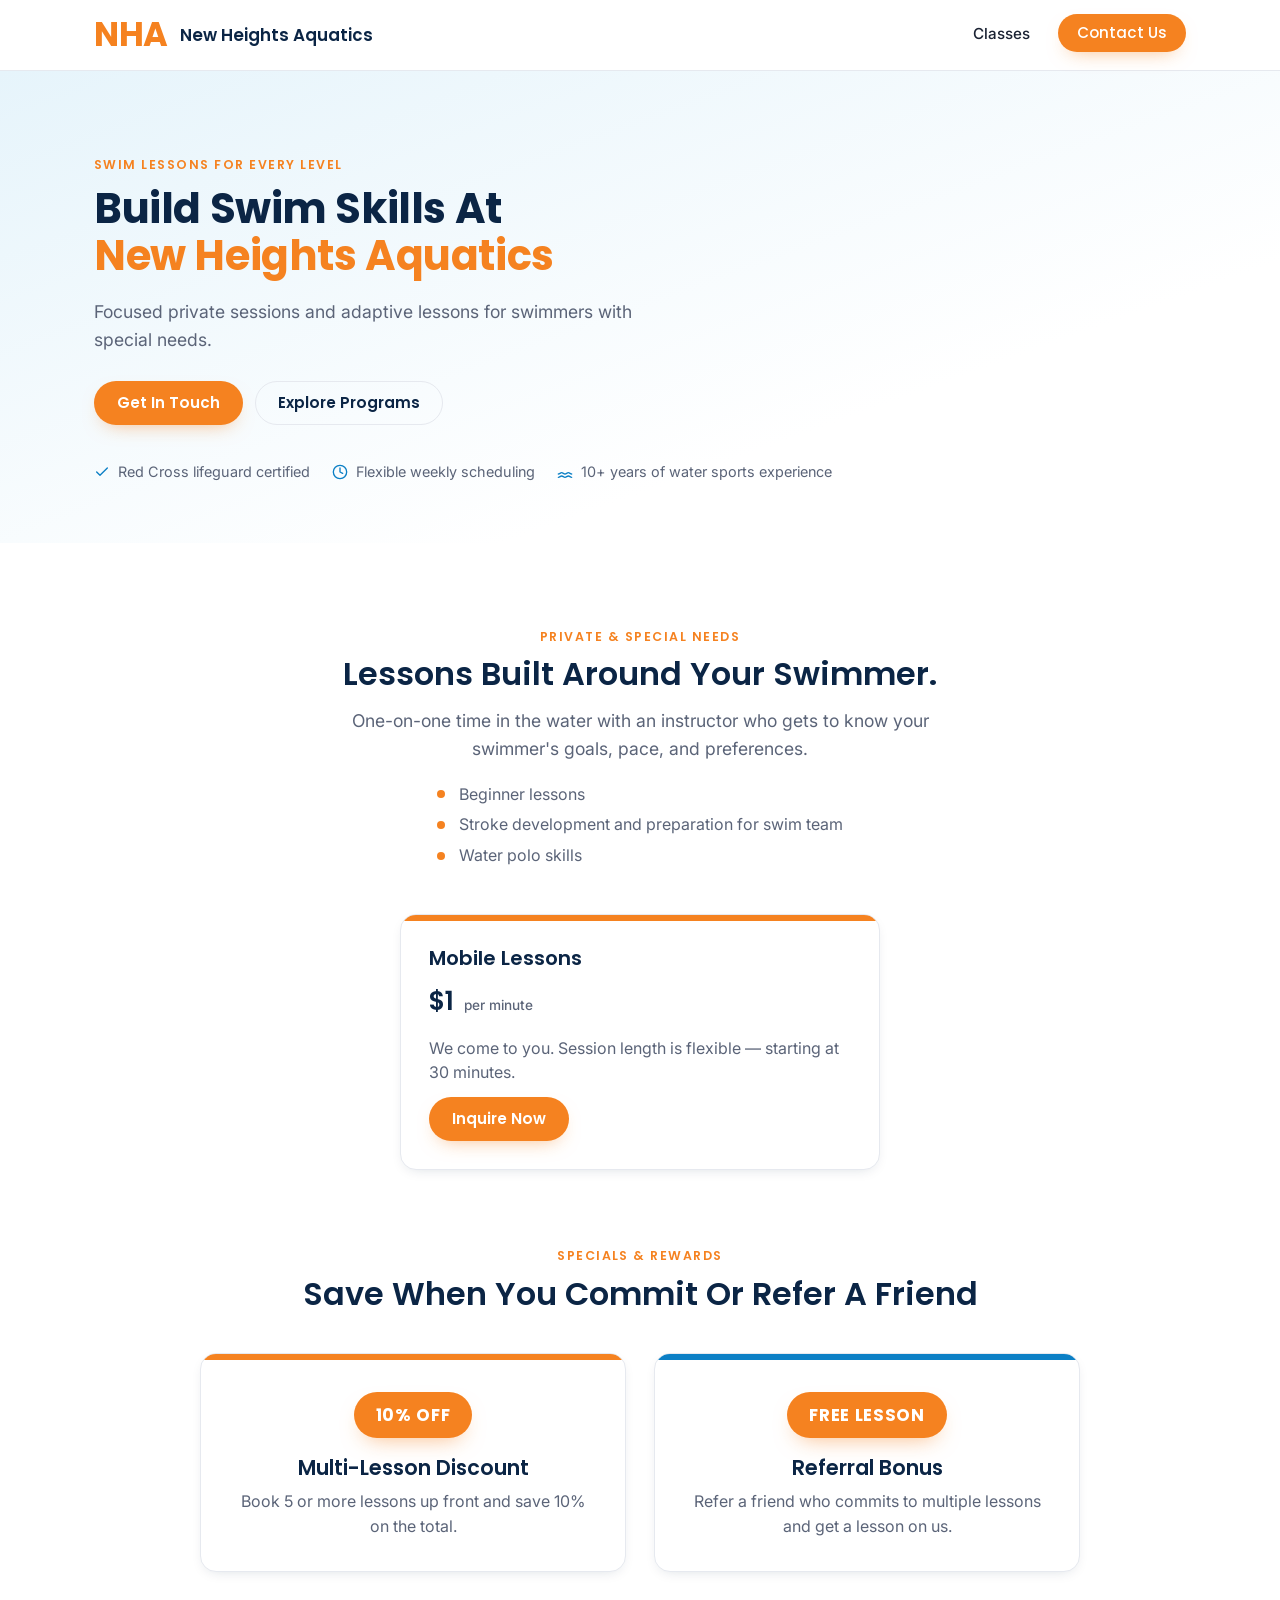
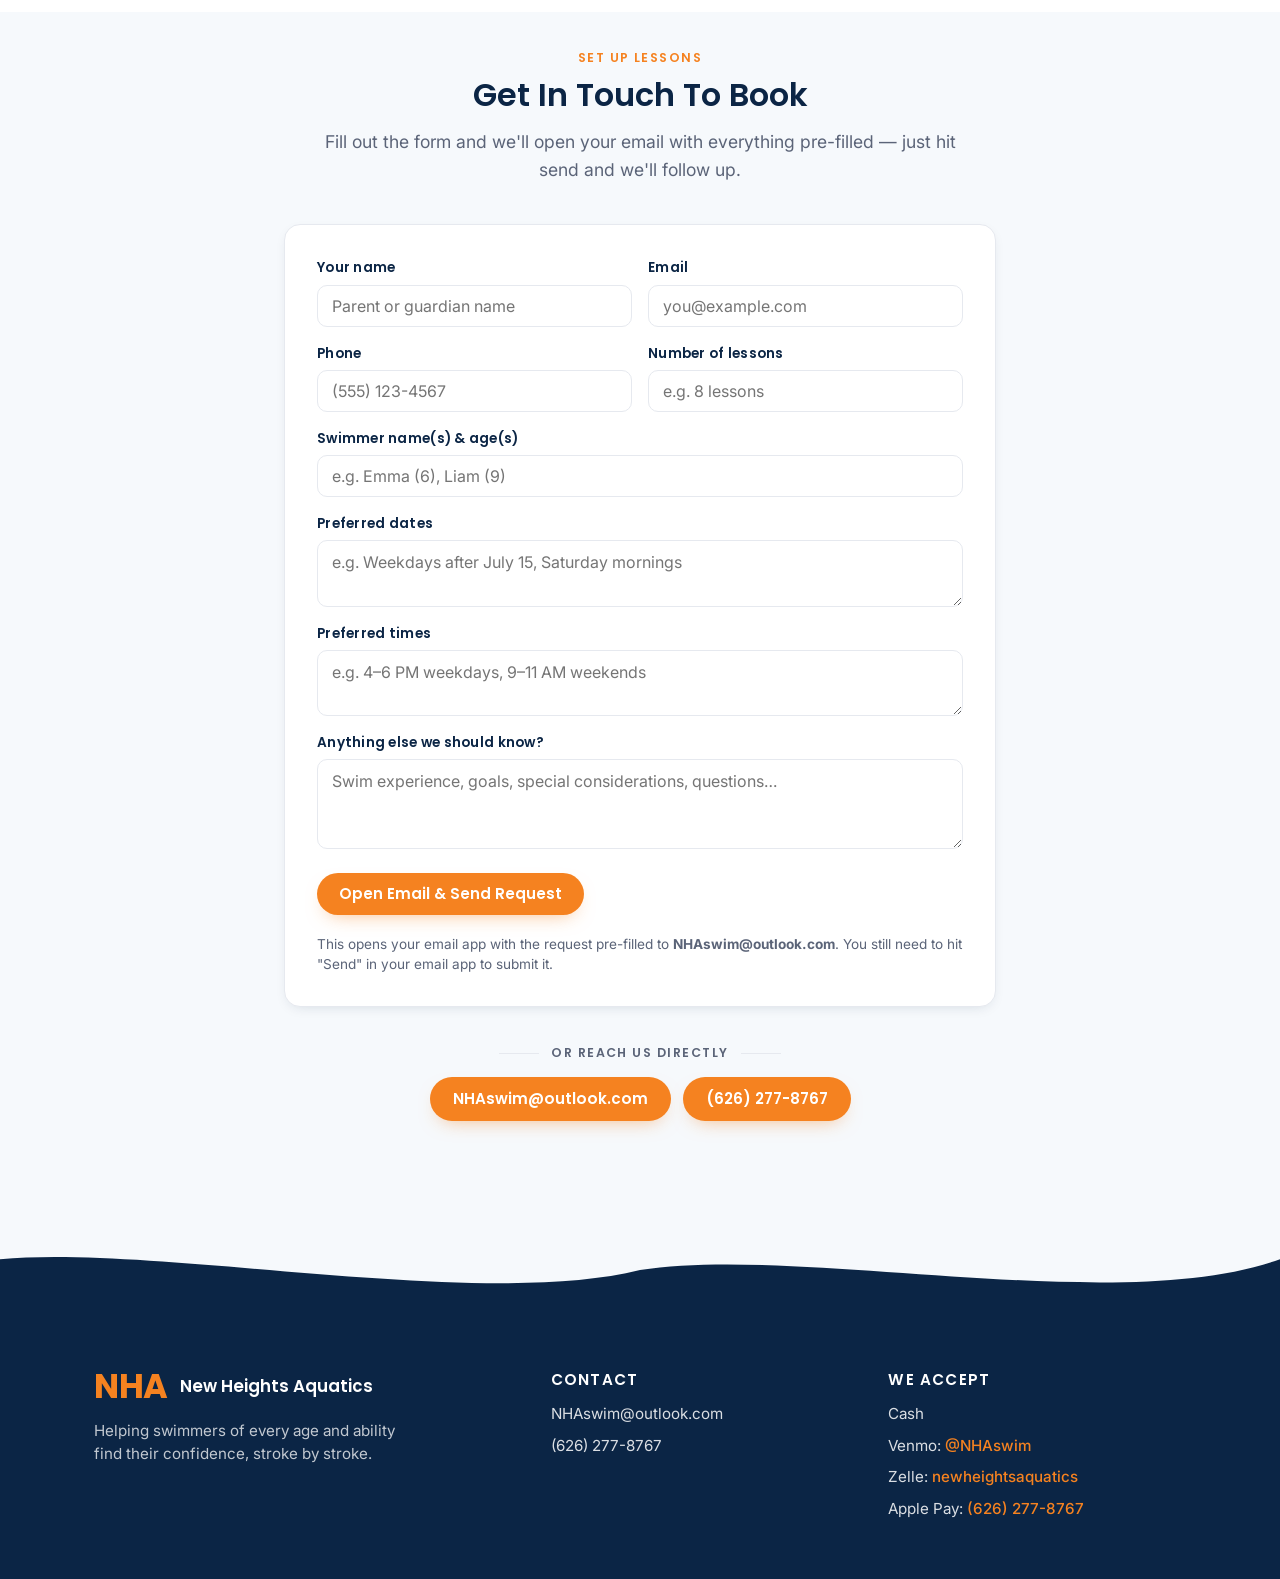
<file: docs/index.html>
<!doctype html>
<html lang="en">
<head>
  <meta charset="utf-8" />
  <meta name="viewport" content="width=device-width, initial-scale=1" />
  <title>New Heights Aquatics — Swim Lessons</title>
  <meta name="description" content="Private and special needs swim lessons at New Heights Aquatics. Confidence and safety in the water, for every age and ability." />
  <link rel="preconnect" href="https://fonts.googleapis.com" />
  <link rel="preconnect" href="https://fonts.gstatic.com" crossorigin />
  <link href="https://fonts.googleapis.com/css2?family=Poppins:wght@500;600;700&family=Inter:wght@400;500;600&display=swap" rel="stylesheet" />
  <link rel="stylesheet" href="styles.css?v=3" />
</head>
<body>

  <!-- NAV -->
  <header class="nav">
    <div class="container nav-inner">
      <a class="brand" href="#top" aria-label="New Heights Aquatics home">
        <span class="logo-nh">NHA</span>
        <span class="brand-name">New Heights Aquatics</span>
      </a>
      <ul class="nav-links">
        <li><a href="#private">Classes</a></li>
        <li><a class="btn btn-primary nav-cta" href="#contact">Contact us</a></li>
      </ul>
    </div>
  </header>

  <!-- HERO -->
  <section class="hero" id="top">
    <div class="container hero-grid">
      <div>
        <span class="eyebrow">Swim lessons for every level</span>
        <h1>Build swim skills at<br><span>New Heights Aquatics</span></h1>
        <p class="lead">Focused private sessions and adaptive lessons for swimmers with special needs.</p>
        <div class="hero-actions">
          <a class="btn btn-primary" href="#contact">Get in touch</a>
          <a class="btn btn-ghost" href="#private">Explore programs</a>
        </div>
        <div class="hero-meta">
          <span>
            <svg viewBox="0 0 24 24" fill="none" stroke="currentColor" stroke-width="2" stroke-linecap="round" stroke-linejoin="round"><path d="M20 6 9 17l-5-5"/></svg>
            Red Cross lifeguard certified
          </span>
          <span>
            <svg viewBox="0 0 24 24" fill="none" stroke="currentColor" stroke-width="2" stroke-linecap="round" stroke-linejoin="round"><circle cx="12" cy="12" r="10"/><path d="M12 6v6l4 2"/></svg>
            Flexible weekly scheduling
          </span>
          <span>
            <svg viewBox="0 0 24 24" fill="none" stroke="currentColor" stroke-width="2" stroke-linecap="round" stroke-linejoin="round"><path d="M2 15c2 0 3-2 5-2s3 2 5 2 3-2 5-2 3 2 5 2"/><path d="M2 20c2 0 3-2 5-2s3 2 5 2 3-2 5-2 3 2 5 2"/></svg>
            10+ years of water sports experience
          </span>
        </div>
      </div>
    </div>
  </section>

  <!-- PRIVATE & SPECIAL NEEDS -->
  <section class="section" id="private">
    <div class="container">
      <div class="section-head">
        <span class="eyebrow">Private &amp; Special Needs</span>
        <h2>Lessons built around your swimmer.</h2>
        <p class="lead">One-on-one time in the water with an instructor who gets to know your swimmer's goals, pace, and preferences.</p>
        <ul class="section-bullets">
          <li>Beginner lessons</li>
          <li>Stroke development and preparation for swim team</li>
          <li>Water polo skills</li>
        </ul>
      </div>

      <div class="cards cards-single">
        <div class="card">
          <h3>Mobile Lessons</h3>
          <div class="price">$1 <small>per minute</small></div>
          <p>We come to you. Session length is flexible — starting at 30 minutes.</p>
          <a class="btn btn-primary card-cta" href="#contact">Inquire now</a>
        </div>
      </div>
    </div>
  </section>

  <!-- DEALS & REFERRALS -->
  <section class="section section-deals" id="deals">
    <div class="container">
      <div class="section-head">
        <span class="eyebrow">Specials &amp; Rewards</span>
        <h2>Save when you commit or refer a friend</h2>
      </div>

      <div class="deals-grid">
        <div class="deal">
          <div class="deal-badge">10% off</div>
          <h3>Multi-lesson discount</h3>
          <p>Book 5 or more lessons up front and save 10% on the total.</p>
        </div>

        <div class="deal">
          <div class="deal-badge">Free lesson</div>
          <h3>Referral bonus</h3>
          <p>Refer a friend who commits to multiple lessons and get a lesson on us.</p>
        </div>
      </div>
    </div>
  </section>

  <!-- CONTACT + SCHEDULE -->
  <section class="section section-soft" id="contact">
    <div class="container container-narrow">
      <div class="section-head">
        <span class="eyebrow">Set up lessons</span>
        <h2>Get in touch to book</h2>
        <p class="lead">Fill out the form and we'll open your email with everything pre-filled — just hit send and we'll follow up.</p>
      </div>

      <form class="schedule-form" id="scheduleForm" novalidate>
        <div class="form-row">
          <label class="form-field">
            <span>Your name</span>
            <input type="text" name="name" required placeholder="Parent or guardian name" />
          </label>
          <label class="form-field">
            <span>Email</span>
            <input type="email" name="email" required placeholder="you@example.com" />
          </label>
        </div>

        <div class="form-row">
          <label class="form-field">
            <span>Phone</span>
            <input type="tel" name="phone" placeholder="(555) 123-4567" />
          </label>
          <label class="form-field">
            <span>Number of lessons</span>
            <input type="text" name="lessonCount" required placeholder="e.g. 8 lessons" />
          </label>
        </div>

        <label class="form-field">
          <span>Swimmer name(s) &amp; age(s)</span>
          <input type="text" name="swimmers" required placeholder="e.g. Emma (6), Liam (9)" />
        </label>

        <label class="form-field">
          <span>Preferred dates</span>
          <textarea name="dates" required rows="2" placeholder="e.g. Weekdays after July 15, Saturday mornings"></textarea>
        </label>

        <label class="form-field">
          <span>Preferred times</span>
          <textarea name="times" required rows="2" placeholder="e.g. 4–6 PM weekdays, 9–11 AM weekends"></textarea>
        </label>

        <label class="form-field">
          <span>Anything else we should know?</span>
          <textarea name="notes" rows="3" placeholder="Swim experience, goals, special considerations, questions…"></textarea>
        </label>

        <button type="submit" class="btn btn-primary form-submit">Open email &amp; send request</button>
        <p class="form-note">This opens your email app with the request pre-filled to <strong>NHAswim@outlook.com</strong>. You still need to hit "Send" in your email app to submit it.</p>
      </form>

      <div class="contact-direct">
        <p class="contact-direct-label">Or reach us directly</p>
        <div class="contact-actions">
          <a class="btn btn-primary" href="mailto:NHAswim@outlook.com">NHAswim@outlook.com</a>
          <a class="btn btn-primary" href="tel:+16262778767">(626) 277-8767</a>
        </div>
      </div>
    </div>
  </section>

  <!-- FOOTER -->
  <footer class="footer">
    <div class="container footer-grid">
      <div>
        <div class="brand">
          <span class="logo-nh">NHA</span>
          <span class="brand-name">New Heights Aquatics</span>
        </div>
        <p class="footer-tag">Helping swimmers of every age and ability find their confidence, stroke by stroke.</p>
      </div>

      <div>
        <h4>Contact</h4>
        <ul>
          <li><a href="mailto:NHAswim@outlook.com">NHAswim@outlook.com</a></li>
          <li><a href="tel:+16262778767">(626) 277-8767</a></li>
        </ul>
      </div>

      <div>
        <h4>We accept</h4>
        <ul>
          <li>Cash</li>
          <li>Venmo: <span class="footer-handle">@NHAswim</span></li>
          <li>Zelle: <span class="footer-handle">newheightsaquatics</span></li>
          <li>Apple Pay: <span class="footer-handle">(626) 277-8767</span></li>
        </ul>
      </div>
    </div>
  </footer>

  <script>
    (function () {
      var form = document.getElementById("scheduleForm");
      if (!form) return;
      form.addEventListener("submit", function (e) {
        e.preventDefault();
        var d = new FormData(form);
        var name = (d.get("name") || "").trim();
        var email = (d.get("email") || "").trim();
        var phone = (d.get("phone") || "").trim();
        var lessonCount = (d.get("lessonCount") || "").trim();
        var swimmers = (d.get("swimmers") || "").trim();
        var dates = (d.get("dates") || "").trim();
        var times = (d.get("times") || "").trim();
        var notes = (d.get("notes") || "").trim();

        var subject = "Lesson scheduling request" + (name ? " — " + name : "");
        var lines = [
          "Hi New Heights Aquatics,",
          "",
          "I'd like to schedule swim lessons. Here are the details:",
          "",
          "Name: " + name,
          "Email: " + email,
          "Phone: " + phone,
          "",
          "Number of lessons: " + lessonCount,
          "Swimmer(s) & age(s): " + swimmers,
          "",
          "Preferred dates:",
          dates,
          "",
          "Preferred times:",
          times,
          "",
          "Additional notes:",
          notes || "(none)",
          "",
          "Thanks!",
          name
        ];
        var body = lines.join("\n");
        var mailto = "mailto:NHAswim@outlook.com" +
          "?subject=" + encodeURIComponent(subject) +
          "&body=" + encodeURIComponent(body);
        window.location.href = mailto;
      });
    })();
  </script>

</body>
</html>
</file>
<file: docs/styles.css>
/* New Heights Aquatics — single-page styles */

:root {
  --navy: #0b2545;
  --ocean: #0b7fc5;
  --sky: #4fb3df;
  --pool: #e6f4fb;
  --orange: #f58220;
  --orange-light: #ffb070;
  --ink: #1a2233;
  --mute: #5b6478;
  --line: #e6e9ef;
  --bg-soft: #f6f9fc;
  --radius: 16px;
  --shadow: 0 18px 48px -22px rgba(11, 37, 69, 0.35);
  --shadow-sm: 0 4px 14px -6px rgba(11, 37, 69, 0.18);
  --font-head: "Poppins", "Helvetica Neue", Arial, sans-serif;
  --font-body: "Inter", "Helvetica Neue", Arial, sans-serif;
}

/* ---------- Reset / base ---------- */
*, *::before, *::after { box-sizing: border-box; }
html { scroll-behavior: smooth; }

body {
  margin: 0;
  font-family: var(--font-body);
  font-size: 1rem;
  line-height: 1.55;
  color: var(--ink);
  background: #fff;
  -webkit-font-smoothing: antialiased;
}

a { color: var(--ocean); text-decoration: none; }
a:hover { text-decoration: underline; }

h1, h2, h3, h4 {
  font-family: var(--font-head);
  color: var(--navy);
  margin: 0 0 14px;
  line-height: 1.15;
  text-transform: capitalize;
}

h1 { font-size: 2.6rem; font-weight: 700; letter-spacing: -0.01em; }
h1 span { color: var(--orange); }
h2 { font-size: 2rem; font-weight: 600; }
h3 { font-size: 1.25rem; font-weight: 600; }
h4 { font-size: 1rem; font-weight: 600; }

p { margin: 0 0 12px; color: var(--ink); }

ul { margin: 0 0 12px; padding-left: 18px; }
ul li { margin-bottom: 4px; }

.eyebrow {
  display: inline-block;
  font-family: var(--font-head);
  font-weight: 600;
  font-size: 0.78rem;
  letter-spacing: 0.12em;
  text-transform: uppercase;
  color: var(--orange);
  margin-bottom: 10px;
}

.lead {
  font-size: 1.1rem;
  color: var(--mute);
  line-height: 1.6;
}

/* ---------- Layout ---------- */
.container {
  width: 100%;
  max-width: 1140px;
  margin: 0 auto;
  padding: 0 24px;
}
.container-narrow { max-width: 760px; }

.section { padding: 80px 0; }
.section-soft { background: var(--bg-soft); }

.section-head {
  text-align: center;
  margin-bottom: 40px;
}
.section-head .lead { max-width: 640px; margin: 0 auto; }

.section-bullets {
  list-style: none;
  padding: 0;
  margin: 18px auto 0;
  max-width: 640px;
  display: inline-flex;
  flex-direction: column;
  align-items: flex-start;
  text-align: left;
  color: var(--mute);
  font-size: 1rem;
}
.section-bullets li {
  position: relative;
  padding-left: 22px;
  margin-bottom: 6px;
}
.section-bullets li::before {
  content: "";
  position: absolute;
  left: 0;
  top: 0.55em;
  width: 8px;
  height: 8px;
  border-radius: 50%;
  background: var(--orange);
}

/* ---------- Buttons ---------- */
.btn {
  display: inline-block;
  font-family: var(--font-head);
  font-weight: 600;
  font-size: 0.95rem;
  padding: 12px 22px;
  border-radius: 999px;
  border: 1px solid transparent;
  cursor: pointer;
  transition: transform 0.12s ease, box-shadow 0.12s ease, background 0.12s ease, color 0.12s ease;
  text-decoration: none;
  text-transform: capitalize;
  line-height: 1.2;
}
.btn:hover { transform: translateY(-1px); text-decoration: none; }
.btn[href^="mailto:"], .btn[href^="tel:"] { text-transform: none; }

.btn-primary {
  background: var(--orange);
  color: #fff;
  box-shadow: 0 8px 20px -10px rgba(245, 130, 32, 0.6);
}
.btn-primary:hover {
  background: var(--orange);
  color: #fff;
  box-shadow: 0 10px 24px -10px rgba(245, 130, 32, 0.7);
}

.btn-ghost {
  background: transparent;
  color: var(--navy);
  border: 1px solid var(--line);
}
.btn-ghost:hover {
  background: var(--bg-soft);
  color: var(--navy);
}

/* ---------- Nav ---------- */
.nav {
  position: sticky;
  top: 0;
  z-index: 30;
  background: rgba(255, 255, 255, 0.92);
  backdrop-filter: saturate(140%) blur(8px);
  border-bottom: 1px solid var(--line);
}
.nav-inner {
  display: flex;
  align-items: center;
  justify-content: space-between;
  padding-top: 14px;
  padding-bottom: 14px;
}

.brand {
  display: inline-flex;
  align-items: center;
  gap: 12px;
  text-decoration: none;
  line-height: 1;
}
.brand:hover { text-decoration: none; }

.logo-nh {
  font-family: var(--font-head);
  font-weight: 700;
  font-size: 2.1rem;
  color: var(--orange);
  letter-spacing: -0.01em;
  line-height: 0.95;
}

.brand-name {
  font-family: var(--font-head);
  font-weight: 600;
  font-size: 1.05rem;
  color: var(--navy);
  white-space: nowrap;
}

.nav-links {
  display: flex;
  gap: 28px;
  align-items: center;
  list-style: none;
  padding: 0;
  margin: 0;
}
.nav-links a {
  color: var(--ink);
  font-weight: 500;
  font-size: 0.95rem;
}
.nav-links a:hover { color: var(--ocean); text-decoration: none; }
.nav-links .nav-cta {
  padding: 9px 18px;
  background: var(--orange);
  color: #fff;
}

@media (max-width: 640px) {
  .brand-name { display: none; }
  .nav-links { gap: 14px; }
  .nav-links a:not(.nav-cta) { display: none; }
}

/* ---------- Hero ---------- */
.hero {
  background: linear-gradient(160deg, var(--pool) 0%, #ffffff 70%);
  padding: 80px 0 60px;
}
.hero h1 { margin-bottom: 18px; }
.hero .lead { max-width: 540px; margin-bottom: 26px; }

.hero-actions {
  display: flex;
  flex-wrap: wrap;
  gap: 12px;
  margin-bottom: 36px;
}

.hero-meta {
  display: flex;
  flex-wrap: wrap;
  gap: 14px 22px;
  font-size: 0.9rem;
  color: var(--mute);
}
.hero-meta span {
  display: inline-flex;
  align-items: center;
  gap: 8px;
}
.hero-meta svg { width: 16px; height: 16px; color: var(--ocean); }

/* ---------- Cards ---------- */
.cards {
  display: grid;
  grid-template-columns: repeat(auto-fit, minmax(260px, 1fr));
  gap: 24px;
}

.card {
  background: #fff;
  border: 1px solid var(--line);
  border-radius: var(--radius);
  padding: 28px;
  box-shadow: var(--shadow-sm);
  display: flex;
  flex-direction: column;
  position: relative;
  overflow: hidden;
}
.card h3 { margin-bottom: 8px; }
.card p { margin-bottom: 12px; color: var(--mute); }
.card ul { color: var(--mute); margin-bottom: 18px; }
.card .card-cta { margin-top: auto; align-self: flex-start; }

/* Program cards in #private get colored top accent strips, flyer-style */
#private .cards .card::before {
  content: "";
  position: absolute;
  top: 0;
  left: 0;
  right: 0;
  height: 6px;
  border-radius: var(--radius) var(--radius) 0 0;
}
#private .cards .card:nth-child(1)::before { background: var(--orange); }
#private .cards .card:nth-child(2)::before { background: var(--ocean); }
#private .cards .card { padding-top: 32px; }

.card-center {
  text-align: center;
  align-items: center;
  max-width: 480px;
  margin: 0 auto;
}
.card-center h3 { margin-bottom: 12px; }

.price {
  font-family: var(--font-head);
  font-weight: 600;
  font-size: 1.6rem;
  color: var(--navy);
  margin: 4px 0 14px;
}
.price small {
  font-family: var(--font-body);
  font-weight: 500;
  font-size: 0.85rem;
  color: var(--mute);
  margin-left: 4px;
}

.contact-actions {
  display: flex;
  flex-wrap: wrap;
  gap: 12px;
  justify-content: center;
  margin-top: 18px;
}

/* Single centered card (e.g. when only one card is in a row) */
.cards-single {
  grid-template-columns: 1fr;
  max-width: 480px;
  margin-left: auto;
  margin-right: auto;
}

/* ---------- Schedule form ---------- */
.schedule-form {
  background: #fff;
  border: 1px solid var(--line);
  border-radius: var(--radius);
  padding: 32px;
  box-shadow: var(--shadow-sm);
  display: flex;
  flex-direction: column;
  gap: 16px;
}
.form-row {
  display: grid;
  grid-template-columns: 1fr 1fr;
  gap: 16px;
}
@media (max-width: 560px) {
  .form-row { grid-template-columns: 1fr; }
  .schedule-form { padding: 22px; }
}
.form-field {
  display: flex;
  flex-direction: column;
  gap: 6px;
}
.form-field > span {
  font-family: var(--font-head);
  font-weight: 600;
  font-size: 0.85rem;
  color: var(--navy);
  letter-spacing: 0.02em;
}
.form-field input,
.form-field textarea,
.form-field select {
  font-family: var(--font-body);
  font-size: 1rem;
  color: var(--ink);
  background: #fff;
  border: 1px solid var(--line);
  border-radius: 10px;
  padding: 10px 14px;
  transition: border-color 0.15s ease, box-shadow 0.15s ease;
  width: 100%;
}
.form-field textarea {
  resize: vertical;
  min-height: 60px;
  line-height: 1.4;
}
.form-field input:focus,
.form-field textarea:focus,
.form-field select:focus {
  outline: none;
  border-color: var(--orange);
  box-shadow: 0 0 0 3px rgba(245, 130, 32, 0.15);
}
.form-submit {
  align-self: flex-start;
  margin-top: 8px;
  cursor: pointer;
  border: none;
}
.form-note {
  font-size: 0.85rem;
  color: var(--mute);
  margin: 4px 0 0;
  line-height: 1.45;
}

/* "Or reach us directly" block below the form */
.contact-direct {
  margin-top: 32px;
  text-align: center;
}
.contact-direct-label {
  display: inline-block;
  font-family: var(--font-head);
  font-weight: 600;
  font-size: 0.78rem;
  letter-spacing: 0.12em;
  text-transform: uppercase;
  color: var(--mute);
  margin: 0 0 14px;
  position: relative;
  padding: 0 12px;
}
.contact-direct-label::before,
.contact-direct-label::after {
  content: "";
  position: absolute;
  top: 50%;
  width: 40px;
  height: 1px;
  background: var(--line);
}
.contact-direct-label::before { right: 100%; }
.contact-direct-label::after { left: 100%; }
.contact-direct .contact-actions { margin-top: 0; }

/* ---------- Deals & rewards ---------- */
.section-deals {
  position: relative;
  padding-top: 32px;
  padding-bottom: 40px;
}
#private { padding-bottom: 40px; }
#contact {
  padding-top: 32px;
  padding-bottom: 120px;
  position: relative;
}
/* Wave dipping from the soft contact background into the navy footer */
#contact::after {
  content: "";
  position: absolute;
  left: 0;
  right: 0;
  top: 100%;
  height: 80px;
  background-image: url("data:image/svg+xml;utf8,%3Csvg xmlns='http://www.w3.org/2000/svg' viewBox='0 0 1440 110' preserveAspectRatio='none'%3E%3Cpath fill='%23f6f9fc' d='M0,0 L1440,0 L1440,25 C1260,105 900,5 720,40 C540,95 180,5 0,25 Z'/%3E%3C/svg%3E");
  background-size: 100% 100%;
  background-repeat: no-repeat;
  pointer-events: none;
  z-index: 2;
}

.deals-grid {
  display: grid;
  grid-template-columns: repeat(2, 1fr);
  gap: 28px;
  max-width: 880px;
  margin: 0 auto;
}

.deal {
  background: #fff;
  border: 1px solid var(--line);
  border-radius: var(--radius);
  padding: 38px 32px 32px;
  box-shadow: var(--shadow-sm);
  text-align: center;
  transition: transform 0.18s ease, box-shadow 0.18s ease;
  position: relative;
  overflow: hidden;
}
.deal:hover {
  transform: translateY(-3px);
  box-shadow: 0 26px 60px -28px rgba(11, 37, 69, 0.25);
}
.deal::before {
  content: "";
  position: absolute;
  top: 0;
  left: 0;
  right: 0;
  height: 6px;
  border-radius: var(--radius) var(--radius) 0 0;
}
.deal:nth-child(1)::before { background: var(--orange); }
.deal:nth-child(2)::before { background: var(--ocean); }
.deal h3 { color: var(--navy); }
.deal p { color: var(--mute); }

.deal-badge {
  display: inline-block;
  background: var(--orange);
  color: #fff;
  font-family: var(--font-head);
  font-weight: 700;
  font-size: 1.05rem;
  padding: 10px 22px;
  border-radius: 999px;
  letter-spacing: 0.04em;
  margin-bottom: 18px;
  box-shadow: 0 10px 22px -10px rgba(245, 130, 32, 0.55);
  text-transform: uppercase;
}

.deal h3 {
  margin: 0 0 10px;
  font-size: 1.3rem;
}
.deal p {
  color: var(--mute);
  margin: 0;
  font-size: 1rem;
  line-height: 1.55;
}

@media (max-width: 720px) {
  .deals-grid { grid-template-columns: 1fr; max-width: 420px; }
  .deal { padding: 28px 24px; }
}

/* ---------- Footer ---------- */
.footer {
  background: var(--navy);
  color: rgba(255, 255, 255, 0.85);
  padding: 130px 0 50px;
  position: relative;
  z-index: 1;
}
.footer-grid {
  display: grid;
  grid-template-columns: 1.4fr 1fr 1fr;
  gap: 40px;
  align-items: start;
}
.footer-handle { color: var(--orange); font-weight: 500; }
.footer .brand { color: #fff; }
.footer .logo-nh { color: var(--orange); }
.footer .brand-name { color: #fff; }

.footer h4 {
  color: #fff;
  font-size: 0.95rem;
  margin-bottom: 14px;
  text-transform: uppercase;
  letter-spacing: 0.08em;
}

.footer ul {
  list-style: none;
  padding: 0;
  margin: 0;
}
.footer li { margin-bottom: 8px; font-size: 0.95rem; }
.footer a { color: rgba(255, 255, 255, 0.85); }
.footer a:hover { color: var(--orange); }

.footer-tag {
  margin-top: 14px;
  max-width: 320px;
  color: rgba(255, 255, 255, 0.75);
  font-size: 0.95rem;
}

@media (max-width: 720px) {
  h1 { font-size: 2.1rem; }
  h2 { font-size: 1.6rem; }
  .section { padding: 56px 0; }
  .hero { padding: 56px 0 40px; }
  .footer-grid { grid-template-columns: 1fr; gap: 28px; }
}
</file>
